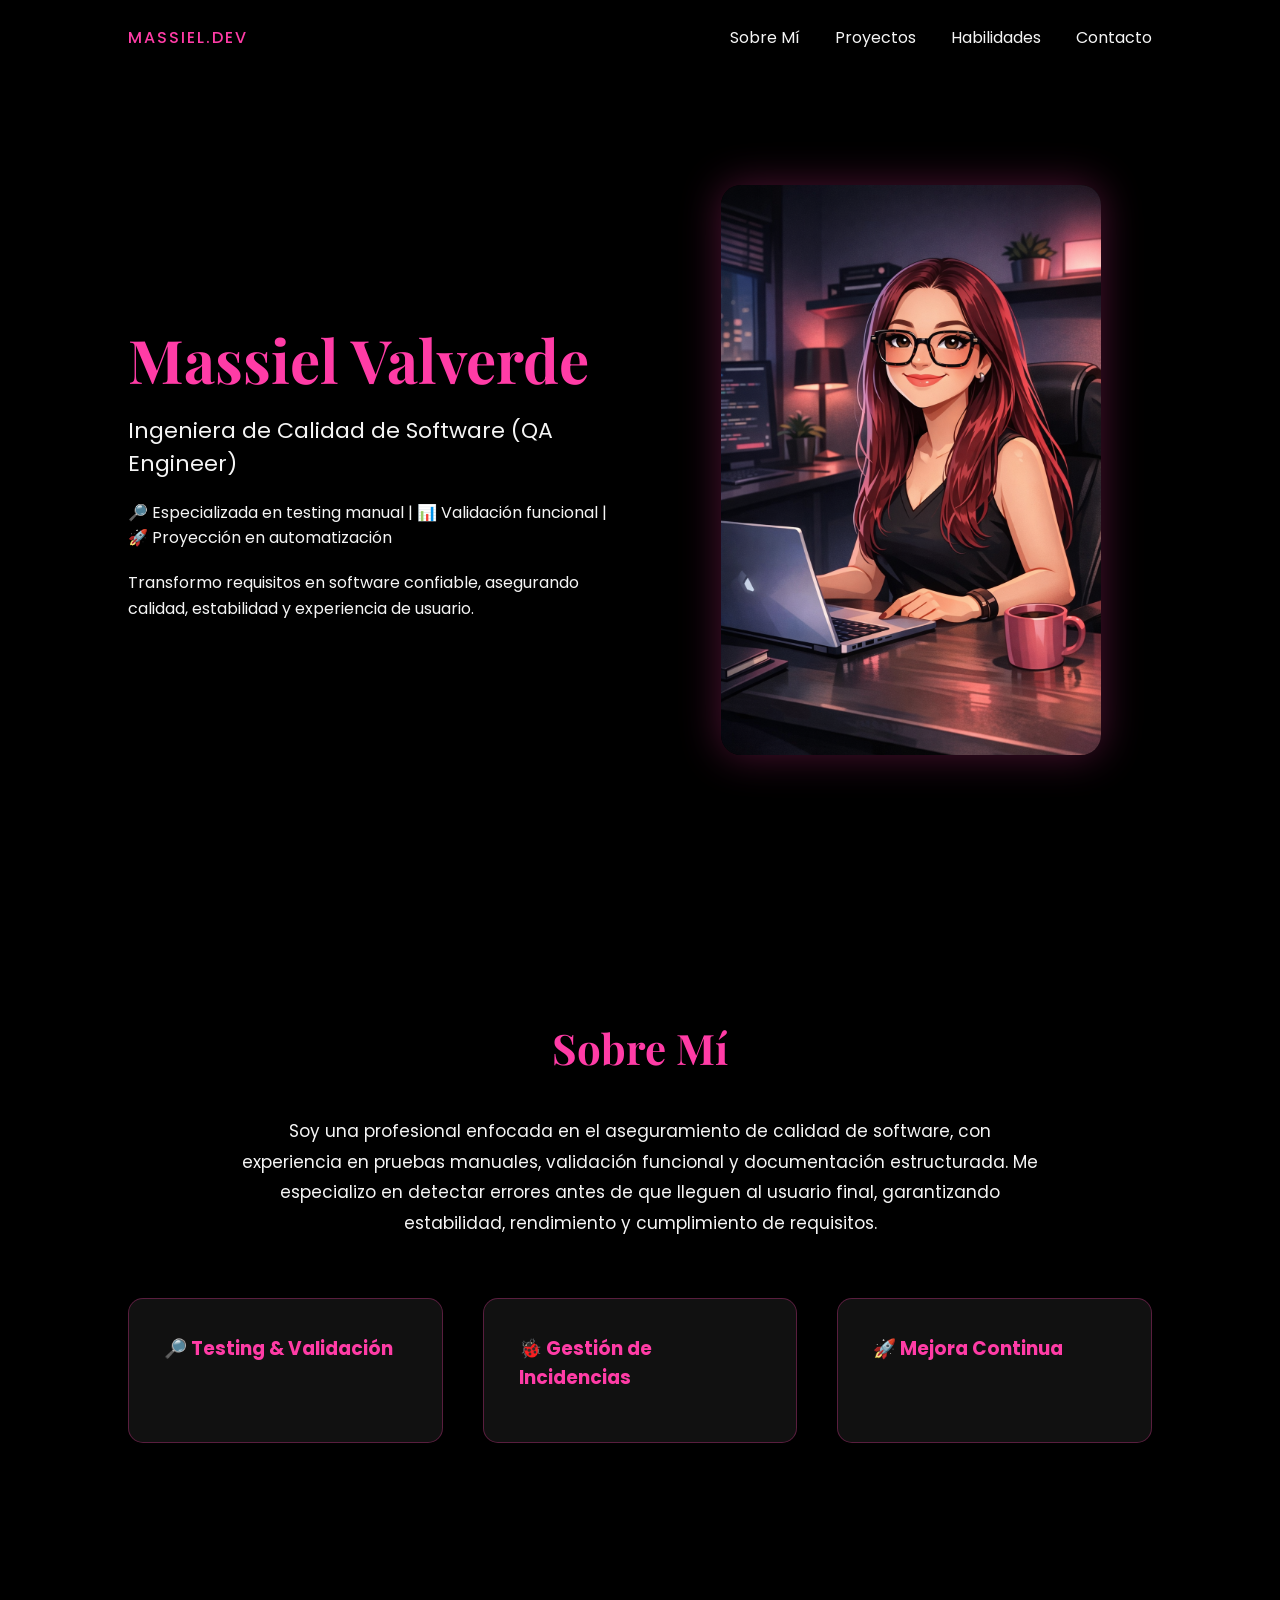
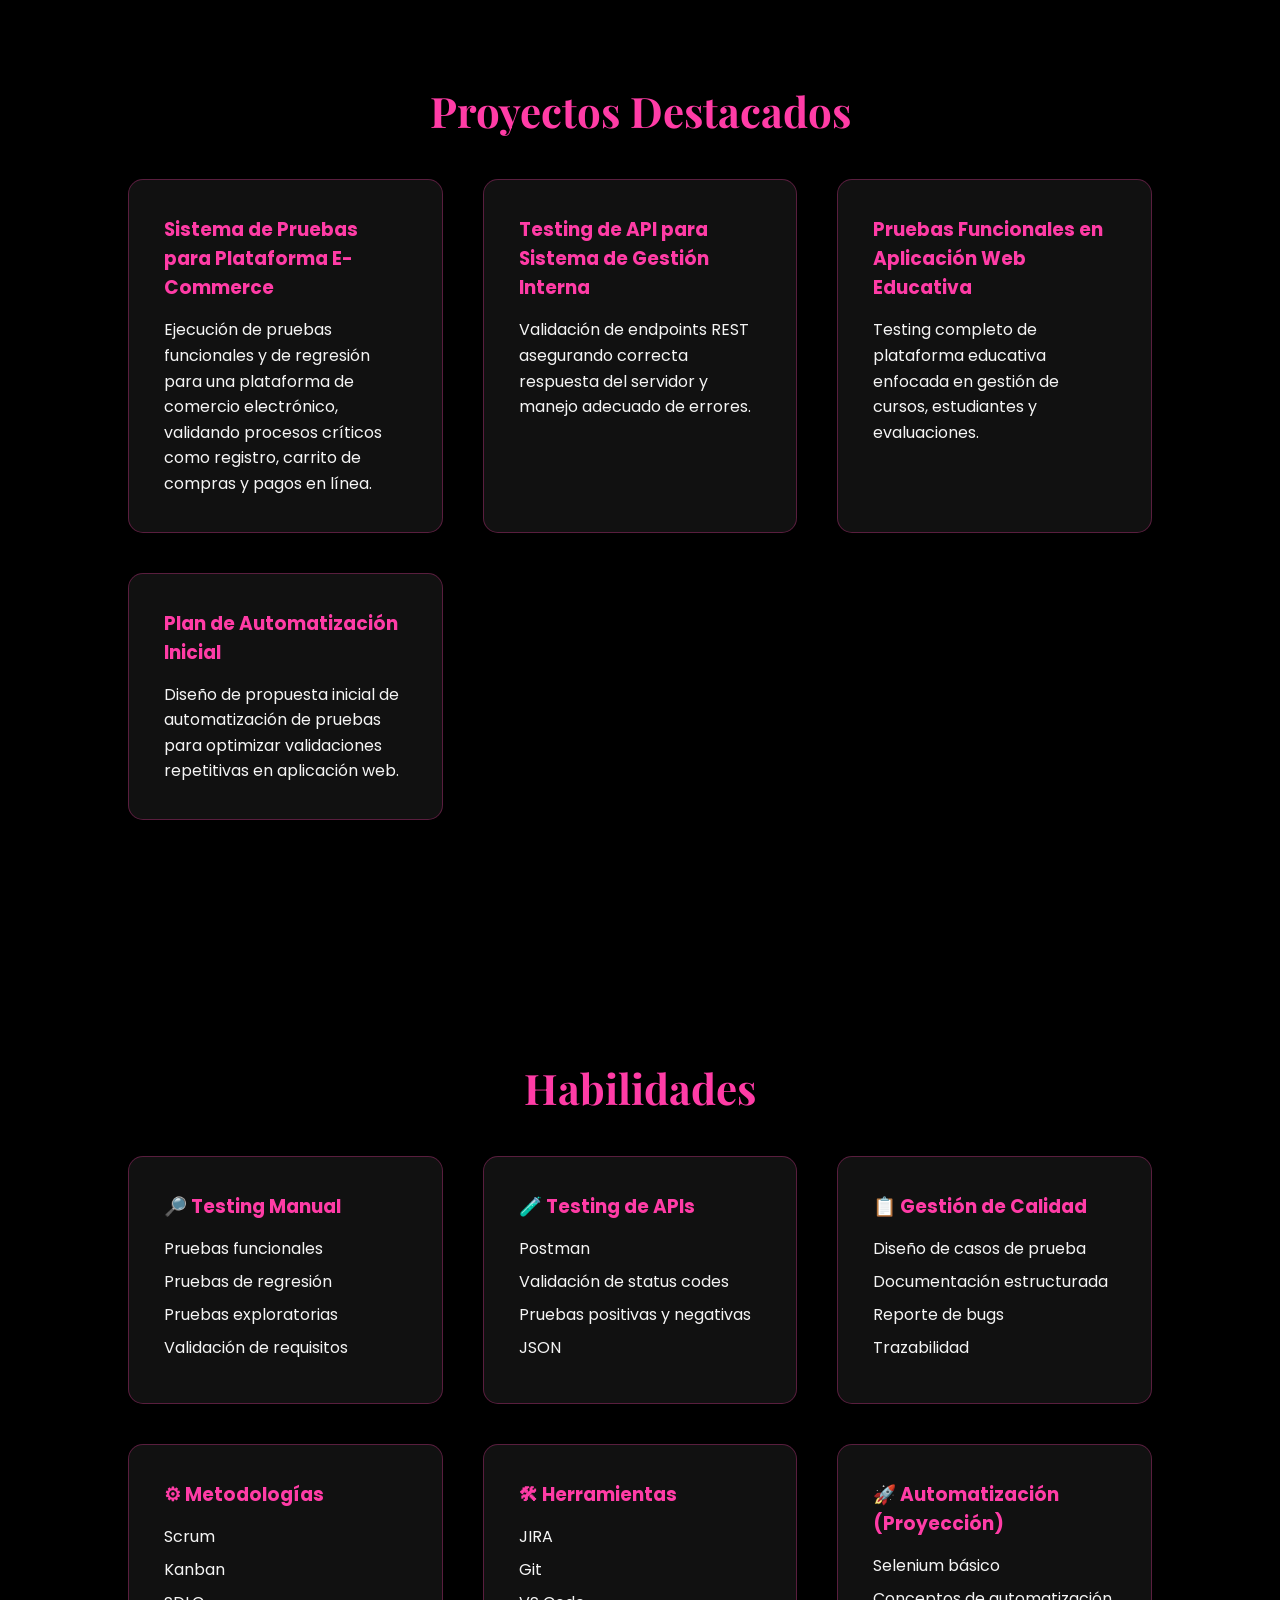
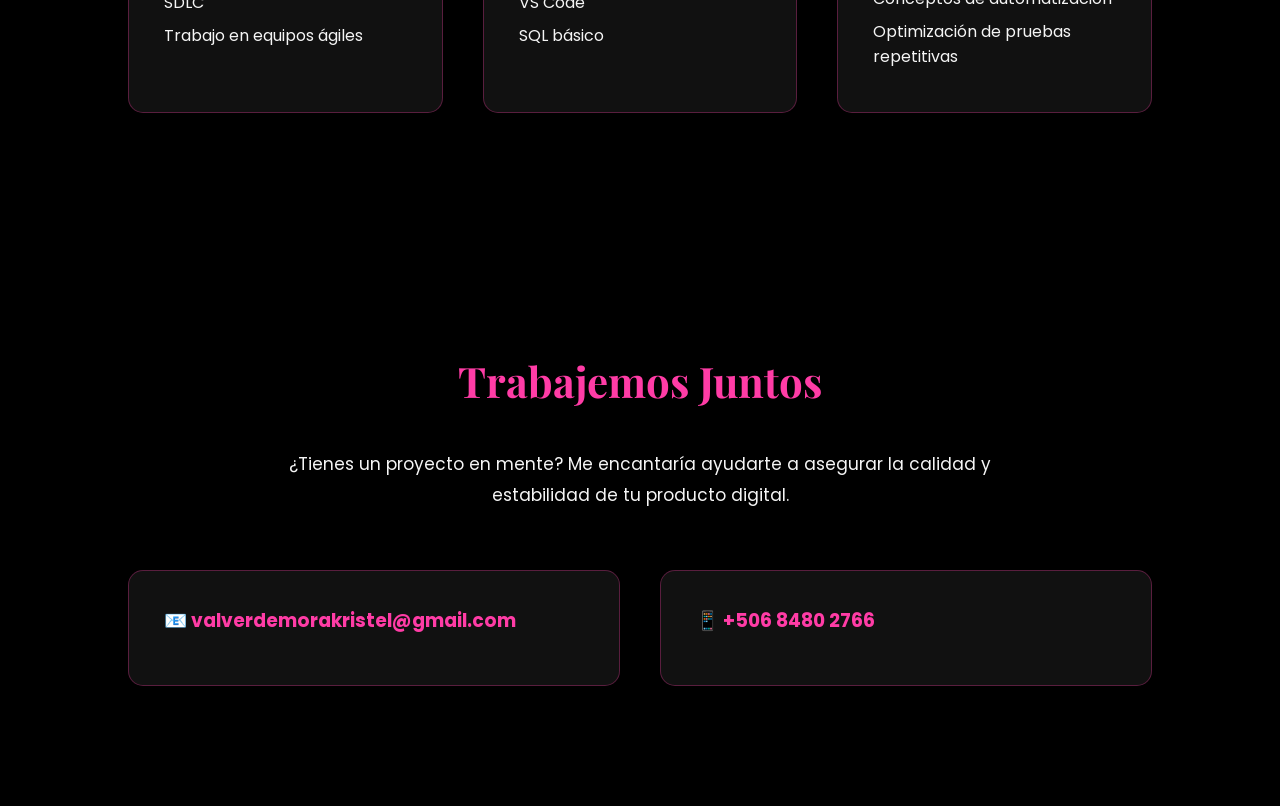
<file: index.html>
<!DOCTYPE html>
<html lang="es">
<head>
    <meta charset="UTF-8">
    <meta name="viewport" content="width=device-width, initial-scale=1.0">
    <title>Massiel Valverde | QA Engineer</title>

    <link href="https://fonts.googleapis.com/css2?family=Playfair+Display:wght@500;600&family=Poppins:wght@300;400;500&display=swap" rel="stylesheet">

    <link rel="stylesheet" href="styles/styles.css">
</head>

<body>

<header>
    <nav class="navbar">
        <div class="logo">MASSIEL.DEV</div>
        <ul class="nav-links">
            <li><a href="#about">Sobre Mí</a></li>
            <li><a href="#projects">Proyectos</a></li>
            <li><a href="#skills">Habilidades</a></li>
            <li><a href="#contact">Contacto</a></li>
        </ul>
    </nav>
</header>

<section class="hero">
    <div class="hero-container">

        <div class="hero-text">
            <h1>Massiel Valverde</h1>
            <h2>Ingeniera de Calidad de Software (QA Engineer)</h2>

            <p class="hero-tags">
                🔎 Especializada en testing manual |
                📊 Validación funcional |
                🚀 Proyección en automatización
            </p>

            <p class="hero-description">
                Transformo requisitos en software confiable,
                asegurando calidad, estabilidad y experiencia de usuario.
            </p>
        </div>

        <div class="hero-image">
            <img src="img/ImgM.png" alt="Massiel QA Engineer">
        </div>

    </div>
</section>

<section id="about" class="section">
    <h2 class="section-title">Sobre Mí</h2>

    <p class="section-text">
        Soy una profesional enfocada en el aseguramiento de calidad de software,
        con experiencia en pruebas manuales, validación funcional y documentación estructurada.
        Me especializo en detectar errores antes de que lleguen al usuario final,
        garantizando estabilidad, rendimiento y cumplimiento de requisitos.
    </p>

    <div class="cards-3">
        <div class="card">
            <h3>🔎 Testing & Validación</h3>
        </div>

        <div class="card">
            <h3>🐞 Gestión de Incidencias</h3>
        </div>

        <div class="card">
            <h3>🚀 Mejora Continua</h3>
        </div>
    </div>
</section>

<section id="projects" class="section">
    <h2 class="section-title">Proyectos Destacados</h2>

    <div class="cards-3">

        <div class="card">
            <h3>Sistema de Pruebas para Plataforma E-Commerce</h3>
            <p>
                Ejecución de pruebas funcionales y de regresión para una
                plataforma de comercio electrónico, validando procesos críticos
                como registro, carrito de compras y pagos en línea.
            </p>
        </div>

        <div class="card">
            <h3>Testing de API para Sistema de Gestión Interna</h3>
            <p>
                Validación de endpoints REST asegurando correcta respuesta
                del servidor y manejo adecuado de errores.
            </p>
        </div>

        <div class="card">
            <h3>Pruebas Funcionales en Aplicación Web Educativa</h3>
            <p>
                Testing completo de plataforma educativa enfocada en
                gestión de cursos, estudiantes y evaluaciones.
            </p>
        </div>

        <div class="card">
            <h3>Plan de Automatización Inicial</h3>
            <p>
                Diseño de propuesta inicial de automatización de pruebas
                para optimizar validaciones repetitivas en aplicación web.
            </p>
        </div>

    </div>
</section>

<section id="skills" class="section">
    <h2 class="section-title">Habilidades</h2>

    <div class="cards-3">

        <div class="card">
            <h3>🔎 Testing Manual</h3>
            <ul>
                <li>Pruebas funcionales</li>
                <li>Pruebas de regresión</li>
                <li>Pruebas exploratorias</li>
                <li>Validación de requisitos</li>
            </ul>
        </div>

        <div class="card">
            <h3>🧪 Testing de APIs</h3>
            <ul>
                <li>Postman</li>
                <li>Validación de status codes</li>
                <li>Pruebas positivas y negativas</li>
                <li>JSON</li>
            </ul>
        </div>

        <div class="card">
            <h3>📋 Gestión de Calidad</h3>
            <ul>
                <li>Diseño de casos de prueba</li>
                <li>Documentación estructurada</li>
                <li>Reporte de bugs</li>
                <li>Trazabilidad</li>
            </ul>
        </div>

        <div class="card">
            <h3>⚙ Metodologías</h3>
            <ul>
                <li>Scrum</li>
                <li>Kanban</li>
                <li>SDLC</li>
                <li>Trabajo en equipos ágiles</li>
            </ul>
        </div>

        <div class="card">
            <h3>🛠 Herramientas</h3>
            <ul>
                <li>JIRA</li>
                <li>Git</li>
                <li>VS Code</li>
                <li>SQL básico</li>
            </ul>
        </div>

        <div class="card">
            <h3>🚀 Automatización (Proyección)</h3>
            <ul>
                <li>Selenium básico</li>
                <li>Conceptos de automatización</li>
                <li>Optimización de pruebas repetitivas</li>
            </ul>
        </div>

    </div>
</section>

<section id="contact" class="section">
    <h2 class="section-title">Trabajemos Juntos</h2>

    <p class="section-text">
        ¿Tienes un proyecto en mente? Me encantaría ayudarte a asegurar la
        calidad y estabilidad de tu producto digital.
    </p>

    <div class="cards-3">
        <div class="card">
            <h3>📧 valverdemorakristel@gmail.com</h3>
        </div>

        <div class="card">
            <h3>📱 +506 8480 2766</h3>
        </div>
    </div>
</section>

</body>
</html>
</file>
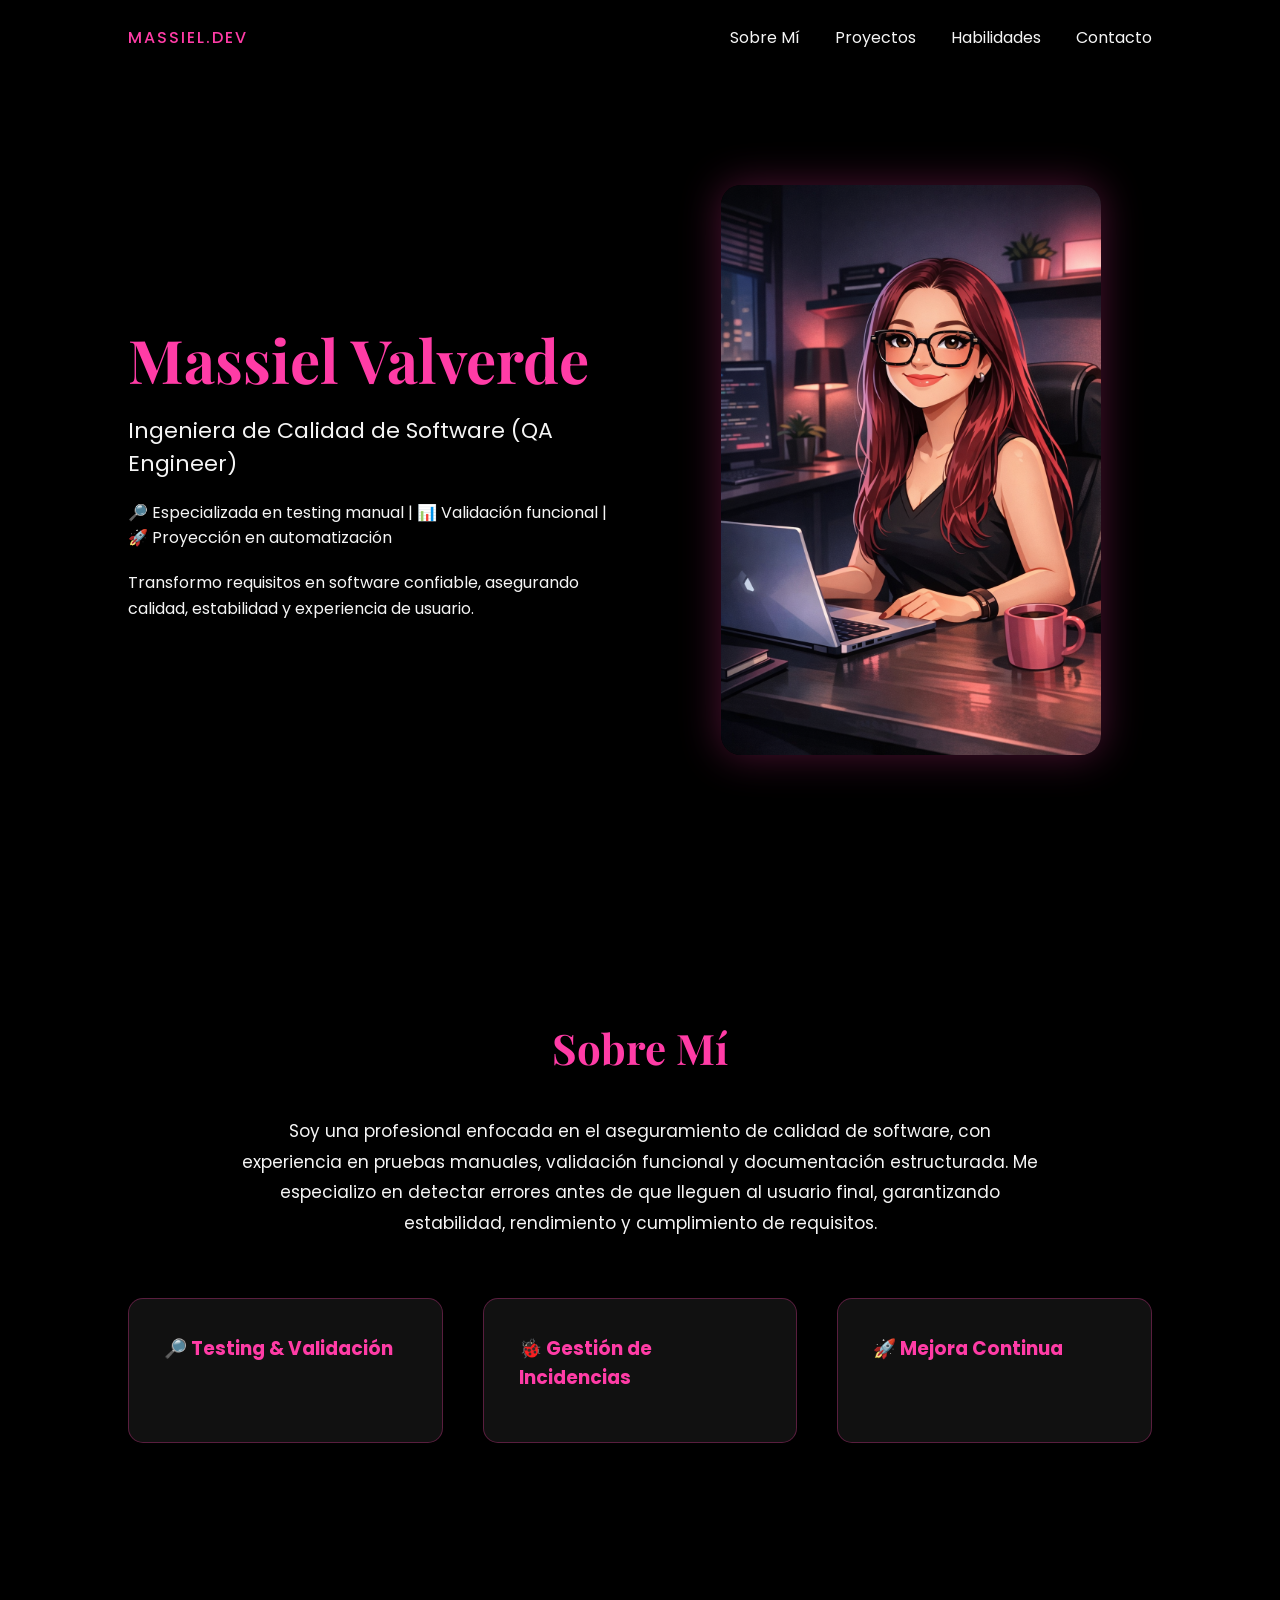
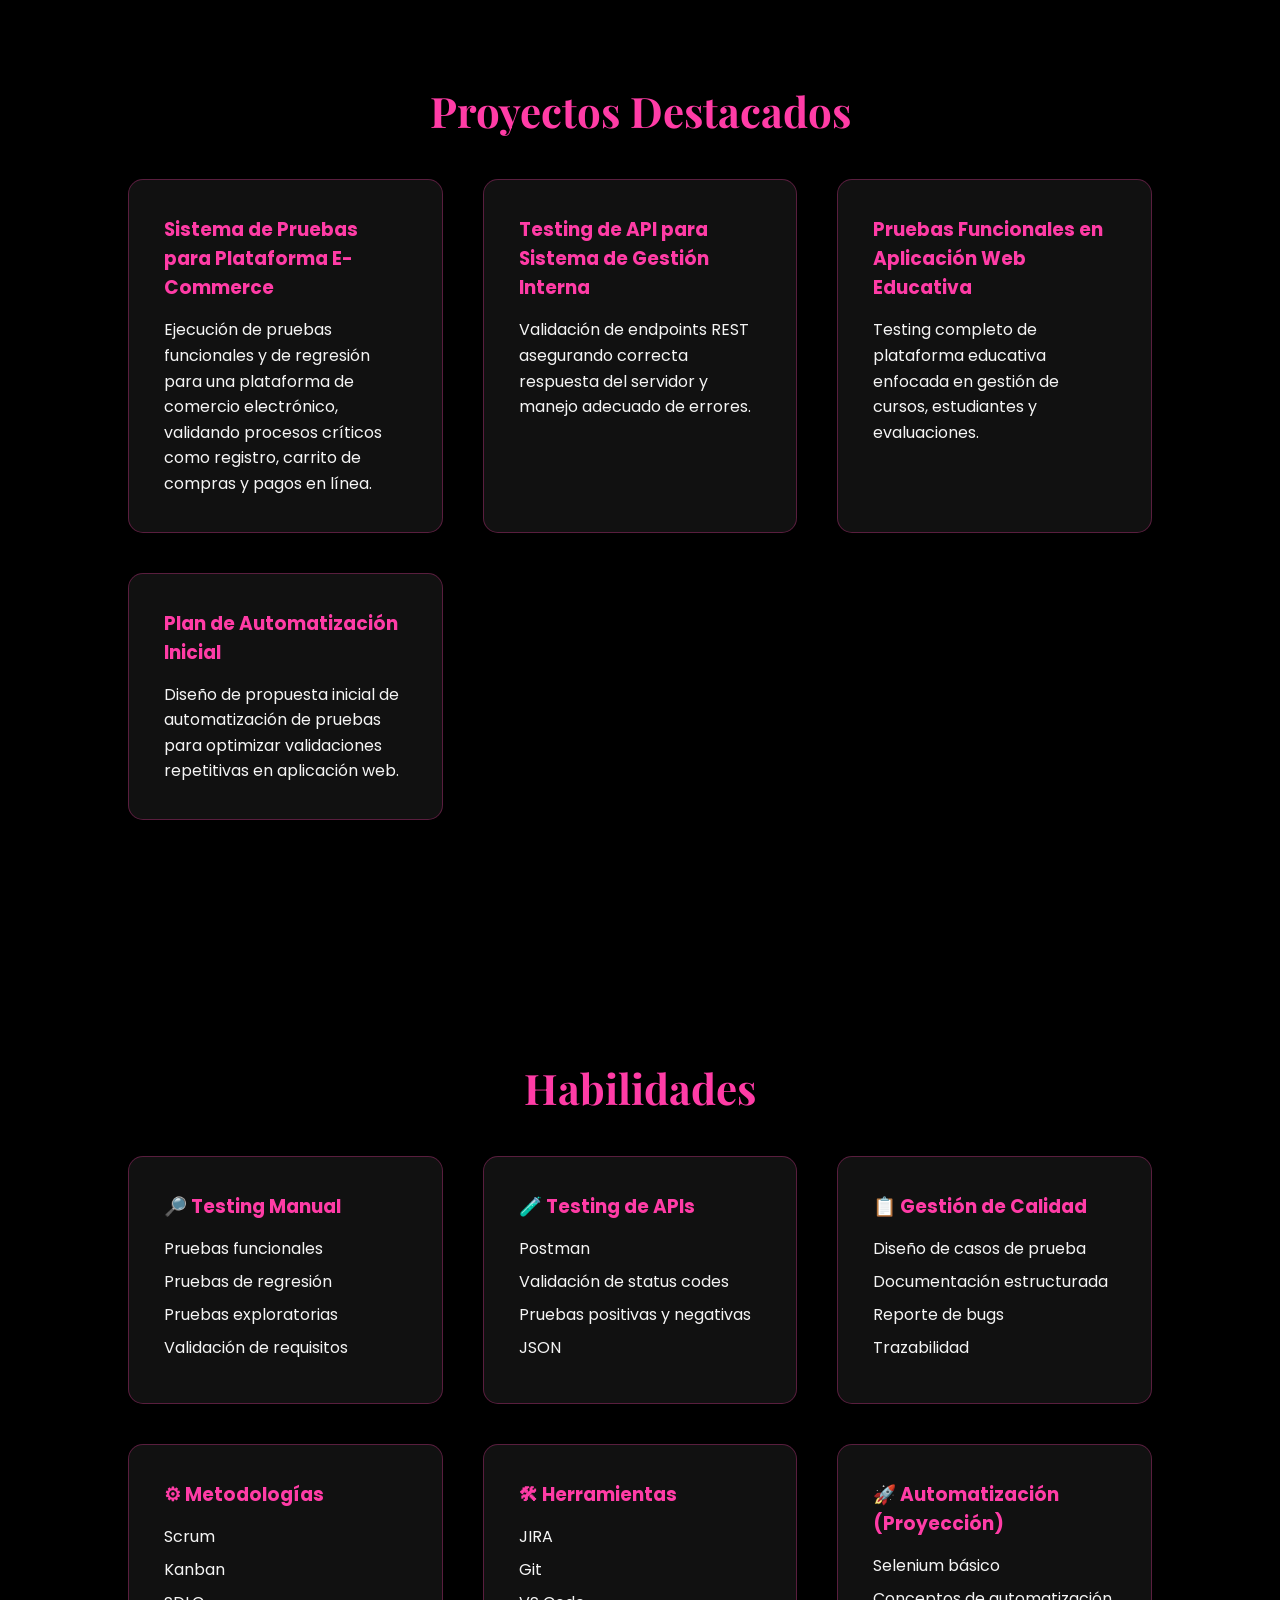
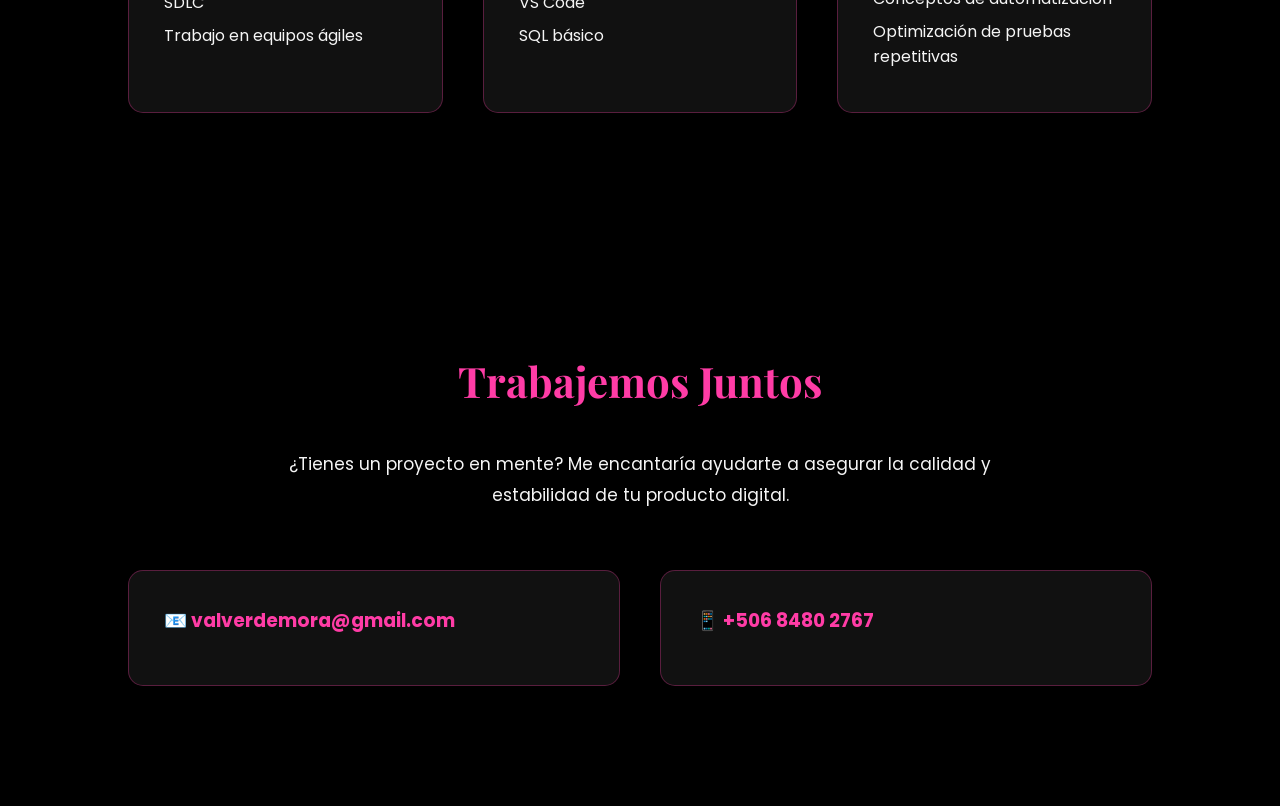
<file: Portafolio/index.html>
<!DOCTYPE html>
<html lang="es">
<head>
    <meta charset="UTF-8">
    <meta name="viewport" content="width=device-width, initial-scale=1.0">
    <title>Massiel Valverde | QA Engineer</title>

    <!-- Google Fonts -->
    <link href="https://fonts.googleapis.com/css2?family=Playfair+Display:wght@500;600&family=Poppins:wght@300;400;500&display=swap" rel="stylesheet">

    <link rel="stylesheet" href="styles/styles.css">
</head>

<body>

<!-- ================= NAVBAR ================= -->
<header>
    <nav class="navbar">
        <div class="logo">MASSIEL.DEV</div>
        <ul class="nav-links">
            <li><a href="#about">Sobre Mí</a></li>
            <li><a href="#projects">Proyectos</a></li>
            <li><a href="#skills">Habilidades</a></li>
            <li><a href="#contact">Contacto</a></li>
        </ul>
    </nav>
</header>

<!-- ================= HERO ================= -->
<section class="hero">
    <div class="hero-container">

        <div class="hero-text">
            <h1>Massiel Valverde</h1>
            <h2>Ingeniera de Calidad de Software (QA Engineer)</h2>

            <p class="hero-tags">
                🔎 Especializada en testing manual |
                📊 Validación funcional |
                🚀 Proyección en automatización
            </p>

            <p class="hero-description">
                Transformo requisitos en software confiable,
                asegurando calidad, estabilidad y experiencia de usuario.
            </p>
        </div>

        <div class="hero-image">
            <img src="img/ImgM.png" alt="Massiel QA Engineer">
        </div>

    </div>
</section>

<!-- ================= SOBRE MI ================= -->
<section id="about" class="section">
    <h2 class="section-title">Sobre Mí</h2>

    <p class="section-text">
        Soy una profesional enfocada en el aseguramiento de calidad de software,
        con experiencia en pruebas manuales, validación funcional y documentación estructurada.
        Me especializo en detectar errores antes de que lleguen al usuario final,
        garantizando estabilidad, rendimiento y cumplimiento de requisitos.
    </p>

    <div class="cards-3">
        <div class="card">
            <h3>🔎 Testing & Validación</h3>
        </div>

        <div class="card">
            <h3>🐞 Gestión de Incidencias</h3>
        </div>

        <div class="card">
            <h3>🚀 Mejora Continua</h3>
        </div>
    </div>
</section>

<!-- ================= PROYECTOS ================= -->
<section id="projects" class="section">
    <h2 class="section-title">Proyectos Destacados</h2>

    <div class="cards-3">

        <div class="card">
            <h3>Sistema de Pruebas para Plataforma E-Commerce</h3>
            <p>
                Ejecución de pruebas funcionales y de regresión para una
                plataforma de comercio electrónico, validando procesos críticos
                como registro, carrito de compras y pagos en línea.
            </p>
        </div>

        <div class="card">
            <h3>Testing de API para Sistema de Gestión Interna</h3>
            <p>
                Validación de endpoints REST asegurando correcta respuesta
                del servidor y manejo adecuado de errores.
            </p>
        </div>

        <div class="card">
            <h3>Pruebas Funcionales en Aplicación Web Educativa</h3>
            <p>
                Testing completo de plataforma educativa enfocada en
                gestión de cursos, estudiantes y evaluaciones.
            </p>
        </div>

        <div class="card">
            <h3>Plan de Automatización Inicial</h3>
            <p>
                Diseño de propuesta inicial de automatización de pruebas
                para optimizar validaciones repetitivas en aplicación web.
            </p>
        </div>

    </div>
</section>

<!-- ================= HABILIDADES ================= -->
<section id="skills" class="section">
    <h2 class="section-title">Habilidades</h2>

    <div class="cards-3">

        <div class="card">
            <h3>🔎 Testing Manual</h3>
            <ul>
                <li>Pruebas funcionales</li>
                <li>Pruebas de regresión</li>
                <li>Pruebas exploratorias</li>
                <li>Validación de requisitos</li>
            </ul>
        </div>

        <div class="card">
            <h3>🧪 Testing de APIs</h3>
            <ul>
                <li>Postman</li>
                <li>Validación de status codes</li>
                <li>Pruebas positivas y negativas</li>
                <li>JSON</li>
            </ul>
        </div>

        <div class="card">
            <h3>📋 Gestión de Calidad</h3>
            <ul>
                <li>Diseño de casos de prueba</li>
                <li>Documentación estructurada</li>
                <li>Reporte de bugs</li>
                <li>Trazabilidad</li>
            </ul>
        </div>

        <div class="card">
            <h3>⚙ Metodologías</h3>
            <ul>
                <li>Scrum</li>
                <li>Kanban</li>
                <li>SDLC</li>
                <li>Trabajo en equipos ágiles</li>
            </ul>
        </div>

        <div class="card">
            <h3>🛠 Herramientas</h3>
            <ul>
                <li>JIRA</li>
                <li>Git</li>
                <li>VS Code</li>
                <li>SQL básico</li>
            </ul>
        </div>

        <div class="card">
            <h3>🚀 Automatización (Proyección)</h3>
            <ul>
                <li>Selenium básico</li>
                <li>Conceptos de automatización</li>
                <li>Optimización de pruebas repetitivas</li>
            </ul>
        </div>

    </div>
</section>

<!-- ================= CONTACTO ================= -->
<section id="contact" class="section">
    <h2 class="section-title">Trabajemos Juntos</h2>

    <p class="section-text">
        ¿Tienes un proyecto en mente? Me encantaría ayudarte a asegurar la
        calidad y estabilidad de tu producto digital.
    </p>

    <div class="cards-3">
        <div class="card">
            <h3>📧 valverdemora@gmail.com</h3>
        </div>

        <div class="card">
            <h3>📱 +506 8480 2767</h3>
        </div>
    </div>
</section>

</body>
</html>
</file>
<file: styles/styles.css>
* {
    margin: 0;
    padding: 0;
    box-sizing: border-box;
}

body {
    background-color: #000;
    color: #f5f5f5;
    font-family: 'Poppins', sans-serif;
    scroll-behavior: smooth;
}

.navbar {
    display: flex;
    justify-content: space-between;
    align-items: center;
    padding: 25px 10%;
    position: fixed;
    width: 100%;
    background: #000;
    z-index: 1000;
}

.logo {
    color: #ff3ca6;
    font-weight: 500;
    letter-spacing: 2px;
}

.nav-links {
    list-style: none;
    display: flex;
    gap: 35px;
}

.nav-links a {
    text-decoration: none;
    color: #f5f5f5;
    transition: 0.3s;
}

.nav-links a:hover {
    color: #ff3ca6;
}

.hero {
    min-height: 100vh;
    display: flex;
    align-items: center;
    padding: 120px 10% 80px 10%;
}

.hero-container {
    display: flex;
    align-items: center;
    justify-content: space-between;
    gap: 60px;
    width: 100%;
}

.hero-text {
    flex: 1;
    animation: fadeUp 1s ease forwards;
}

.hero-text h1 {
    font-family: 'Playfair Display', serif;
    font-size: 60px;
    color: #ff3ca6;
    margin-bottom: 15px;
}

.hero-text h2 {
    font-size: 22px;
    font-weight: 400;
    margin-bottom: 20px;
}

.hero-tags {
    margin-bottom: 20px;
    font-size: 16px;
}

.hero-description {
    max-width: 500px;
    line-height: 1.6;
}

.hero-image {
    flex: 1;
    display: flex;
    justify-content: center;
    animation: fadeUp 1.2s ease forwards;
}

.hero-image img {
    width: 380px;
    max-width: 100%;
    border-radius: 20px;
    box-shadow: 0 0 40px rgba(255, 60, 166, 0.3);
    animation: float 4s ease-in-out infinite;
    transition: 0.4s;
}

.hero-image img:hover {
    transform: scale(1.05);
}

.section {
    padding: 120px 10%;
    text-align: center;
}

.section-title {
    font-family: 'Playfair Display', serif;
    font-size: 42px;
    color: #ff3ca6;
    margin-bottom: 40px;
}

.section-text {
    max-width: 800px;
    margin: 0 auto 60px auto;
    line-height: 1.8;
    font-size: 17px;
}

.cards-3 {
    display: grid;
    grid-template-columns: repeat(auto-fit, minmax(280px, 1fr));
    gap: 40px;
}

.card {
    background-color: #111;
    padding: 35px;
    border-radius: 15px;
    border: 1px solid rgba(255, 60, 166, 0.3);
    transition: 0.4s;
    text-align: left;
}

.card:hover {
    transform: translateY(-10px);
    border-color: #ff3ca6;
    box-shadow: 0 0 25px rgba(255, 60, 166, 0.4);
}

.card h3 {
    color: #ff3ca6;
    margin-bottom: 15px;
}

.card p {
    line-height: 1.6;
}

.card ul {
    list-style: none;
}

.card ul li {
    margin-bottom: 8px;
}

@keyframes float {
    0% { transform: translateY(0px); }
    50% { transform: translateY(-12px); }
    100% { transform: translateY(0px); }
}

@keyframes fadeUp {
    from {
        opacity: 0;
        transform: translateY(40px);
    }
    to {
        opacity: 1;
        transform: translateY(0);
    }
}

@media (max-width: 900px) {

    .hero-container {
        flex-direction: column;
        text-align: center;
    }

    .hero-description {
        margin: auto;
    }

    .hero-image img {
        width: 280px;
        margin-top: 30px;
    }

    .nav-links {
        display: none;
    }

    .section {
        padding: 100px 7%;
    }

}
</file>
<file: Portafolio/styles/styles.css>
/* ================= RESET ================= */
* {
    margin: 0;
    padding: 0;
    box-sizing: border-box;
}

body {
    background-color: #000;
    color: #f5f5f5;
    font-family: 'Poppins', sans-serif;
    scroll-behavior: smooth;
}

/* ================= NAVBAR ================= */
.navbar {
    display: flex;
    justify-content: space-between;
    align-items: center;
    padding: 25px 10%;
    position: fixed;
    width: 100%;
    background: #000;
    z-index: 1000;
}

.logo {
    color: #ff3ca6;
    font-weight: 500;
    letter-spacing: 2px;
}

.nav-links {
    list-style: none;
    display: flex;
    gap: 35px;
}

.nav-links a {
    text-decoration: none;
    color: #f5f5f5;
    transition: 0.3s;
}

.nav-links a:hover {
    color: #ff3ca6;
}

/* ================= HERO ================= */
.hero {
    min-height: 100vh;
    display: flex;
    align-items: center;
    padding: 120px 10% 80px 10%;
}

.hero-container {
    display: flex;
    align-items: center;
    justify-content: space-between;
    gap: 60px;
    width: 100%;
}

.hero-text {
    flex: 1;
    animation: fadeUp 1s ease forwards;
}

.hero-text h1 {
    font-family: 'Playfair Display', serif;
    font-size: 60px;
    color: #ff3ca6;
    margin-bottom: 15px;
}

.hero-text h2 {
    font-size: 22px;
    font-weight: 400;
    margin-bottom: 20px;
}

.hero-tags {
    margin-bottom: 20px;
    font-size: 16px;
}

.hero-description {
    max-width: 500px;
    line-height: 1.6;
}

/* HERO IMAGE */
.hero-image {
    flex: 1;
    display: flex;
    justify-content: center;
    animation: fadeUp 1.2s ease forwards;
}

.hero-image img {
    width: 380px;
    max-width: 100%;
    border-radius: 20px;
    box-shadow: 0 0 40px rgba(255, 60, 166, 0.3);
    animation: float 4s ease-in-out infinite;
    transition: 0.4s;
}

.hero-image img:hover {
    transform: scale(1.05);
}

/* ================= SECTIONS ================= */
.section {
    padding: 120px 10%;
    text-align: center;
}

.section-title {
    font-family: 'Playfair Display', serif;
    font-size: 42px;
    color: #ff3ca6;
    margin-bottom: 40px;
}

.section-text {
    max-width: 800px;
    margin: 0 auto 60px auto;
    line-height: 1.8;
    font-size: 17px;
}

/* ================= CARDS ================= */
.cards-3 {
    display: grid;
    grid-template-columns: repeat(auto-fit, minmax(280px, 1fr));
    gap: 40px;
}

.card {
    background-color: #111;
    padding: 35px;
    border-radius: 15px;
    border: 1px solid rgba(255, 60, 166, 0.3);
    transition: 0.4s;
    text-align: left;
}

.card:hover {
    transform: translateY(-10px);
    border-color: #ff3ca6;
    box-shadow: 0 0 25px rgba(255, 60, 166, 0.4);
}

.card h3 {
    color: #ff3ca6;
    margin-bottom: 15px;
}

.card p {
    line-height: 1.6;
}

.card ul {
    list-style: none;
}

.card ul li {
    margin-bottom: 8px;
}

/* ================= ANIMATIONS ================= */
@keyframes float {
    0% { transform: translateY(0px); }
    50% { transform: translateY(-12px); }
    100% { transform: translateY(0px); }
}

@keyframes fadeUp {
    from {
        opacity: 0;
        transform: translateY(40px);
    }
    to {
        opacity: 1;
        transform: translateY(0);
    }
}

/* ================= RESPONSIVE ================= */
@media (max-width: 900px) {

    .hero-container {
        flex-direction: column;
        text-align: center;
    }

    .hero-description {
        margin: auto;
    }

    .hero-image img {
        width: 280px;
        margin-top: 30px;
    }

    .nav-links {
        display: none;
    }

    .section {
        padding: 100px 7%;
    }

}
</file>
